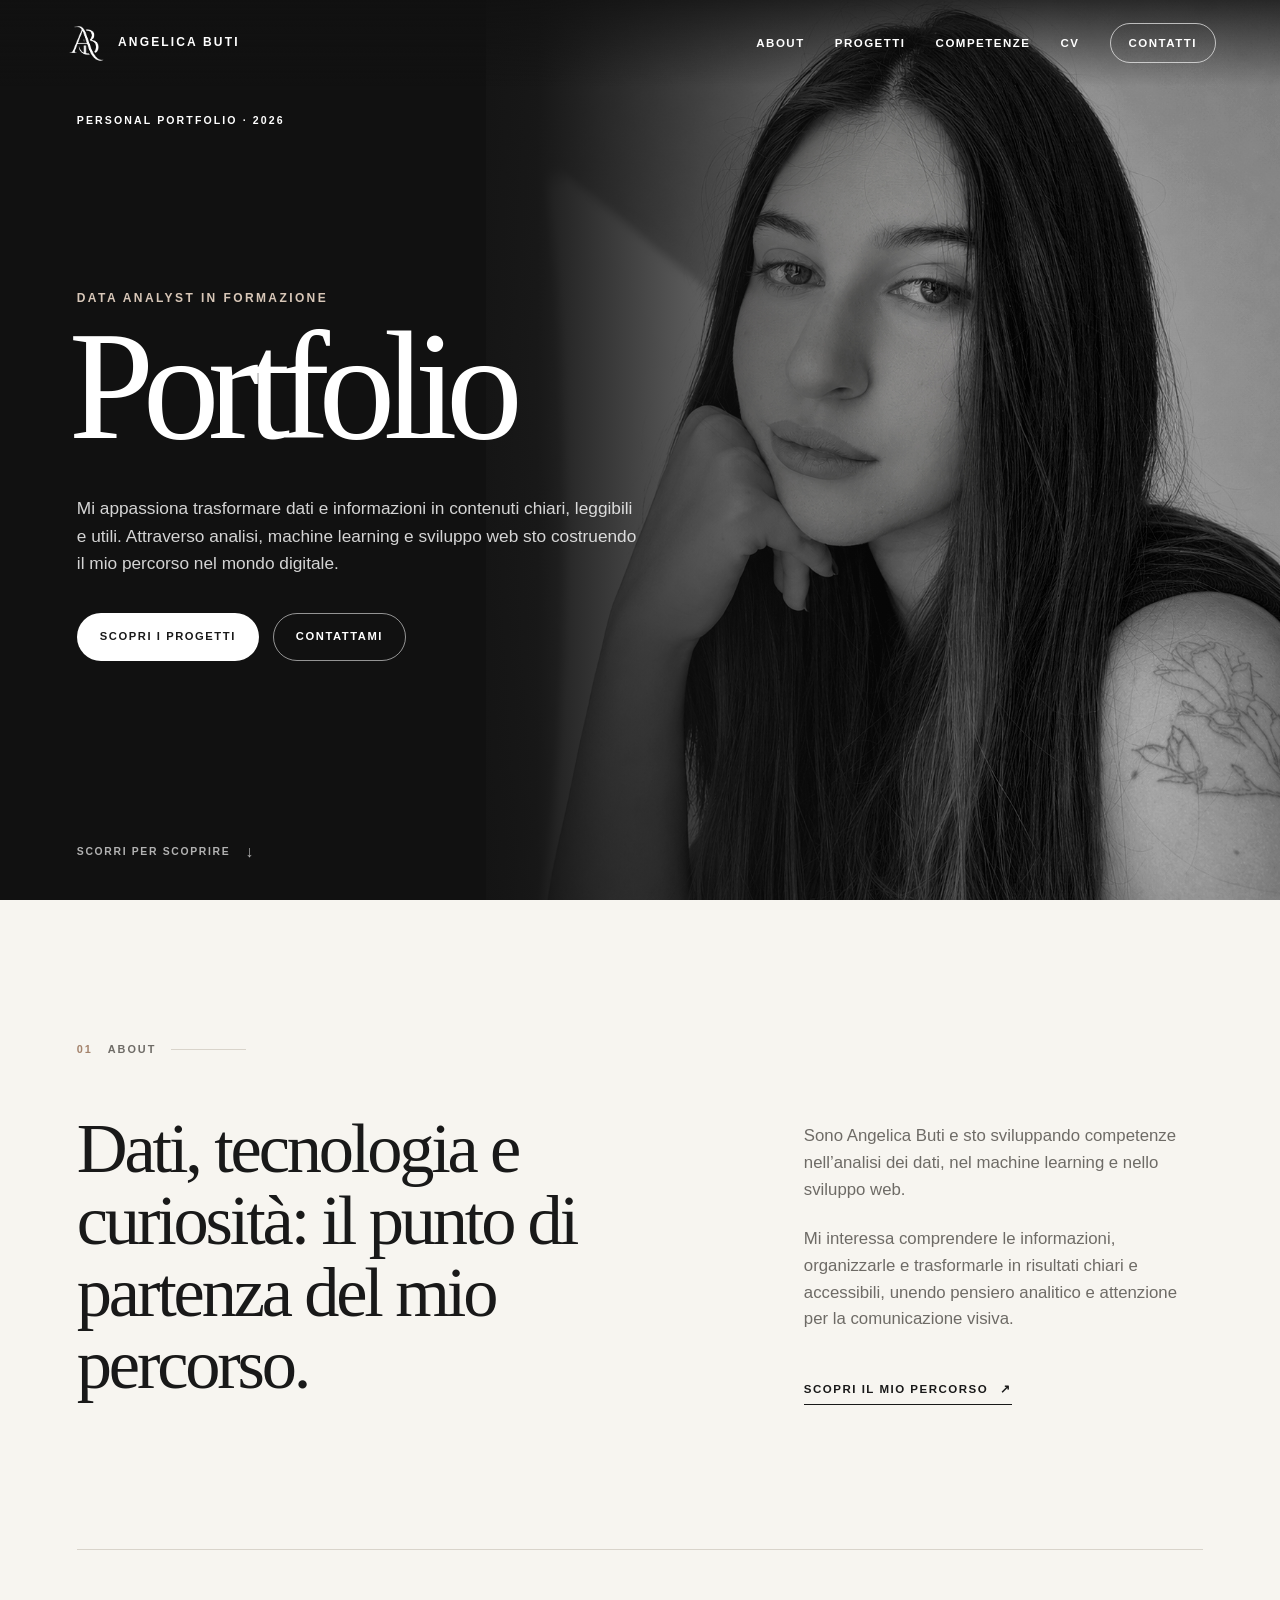
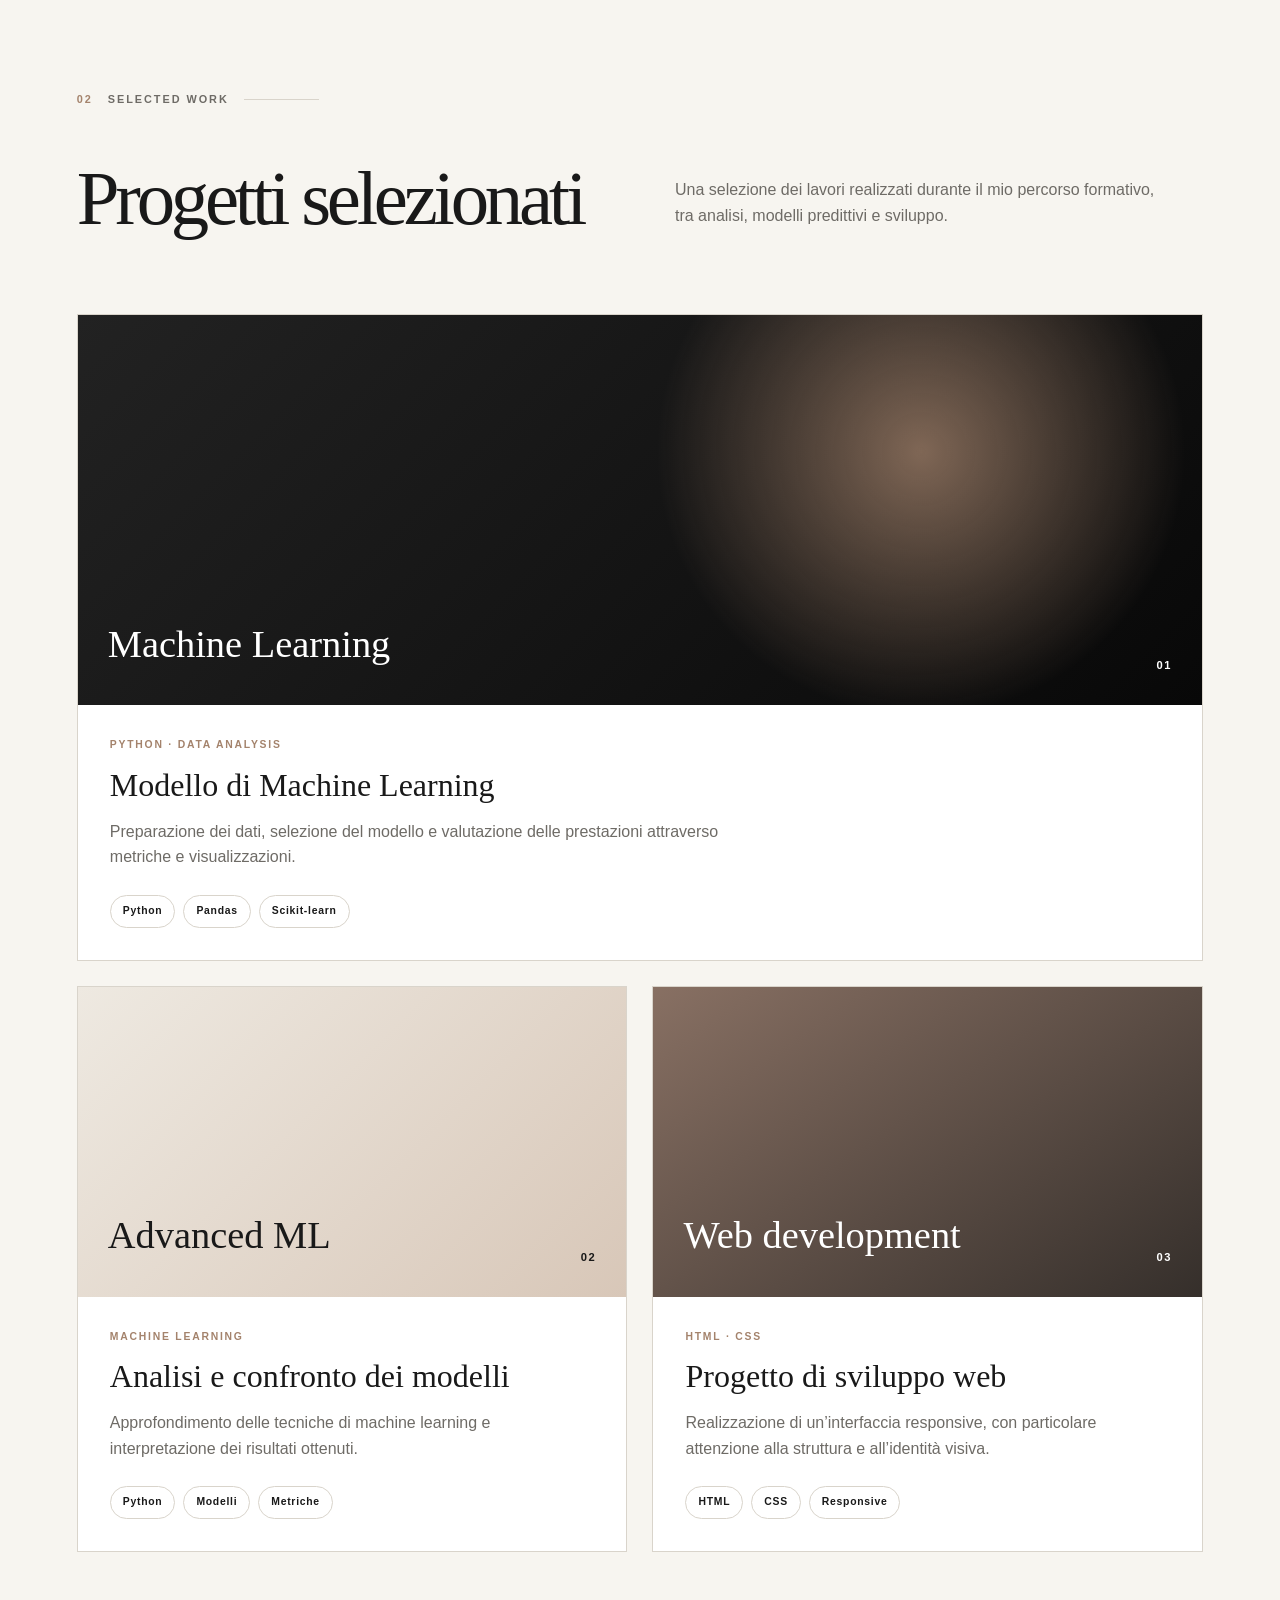
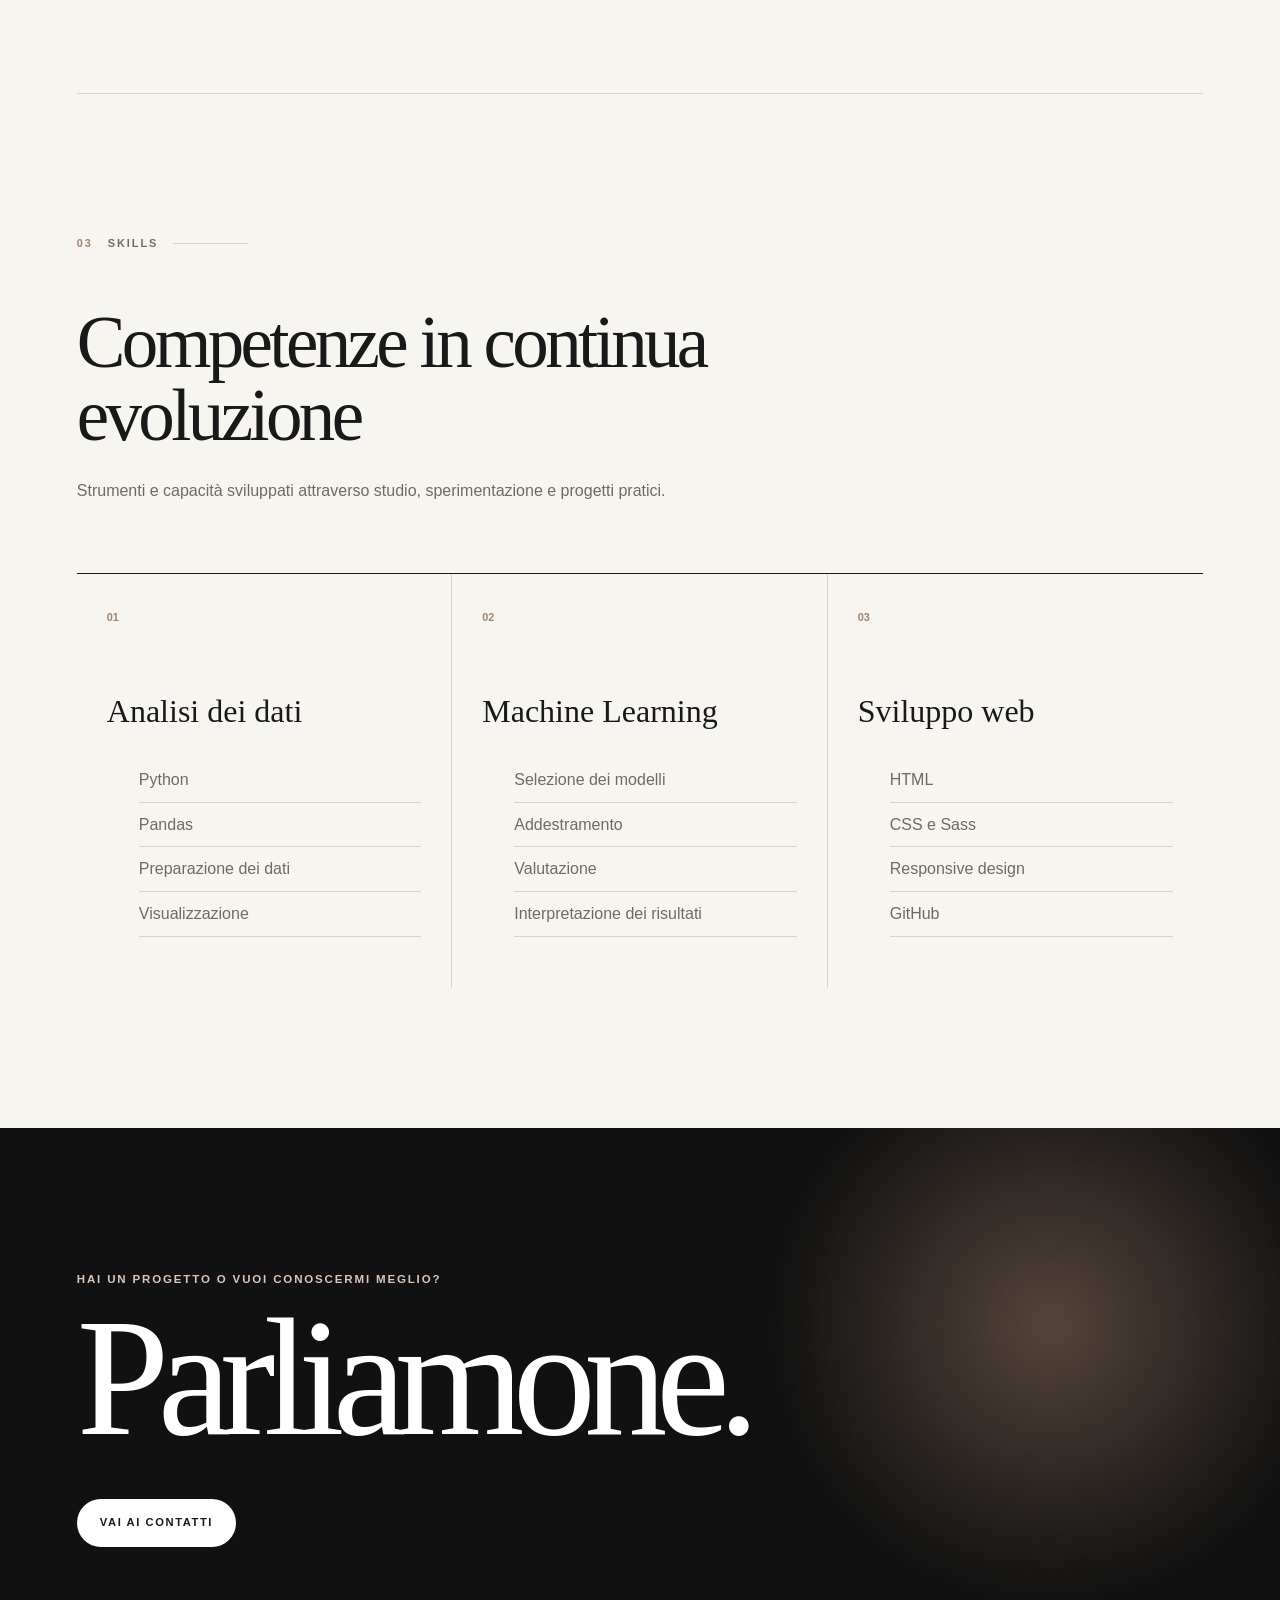
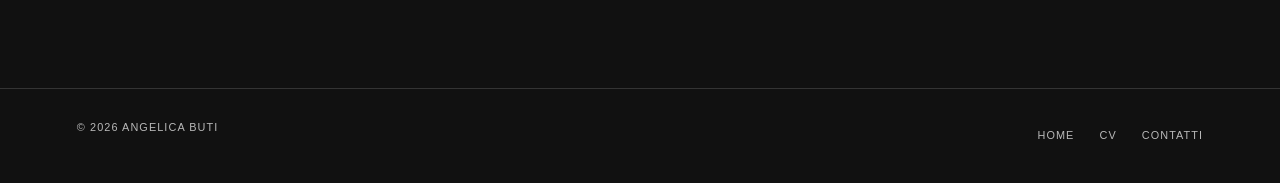
<file: index.html>
<!DOCTYPE html>
<html lang="it">
<head>
  <meta charset="UTF-8">
  <meta name="viewport" content="width=device-width, initial-scale=1.0">

  <meta
    name="description"
    content="Portfolio personale di Angelica Buti: progetti di analisi dei dati, machine learning e sviluppo web."
  >

  <meta property="og:title" content="Portfolio | Angelica Buti">
  <meta
    property="og:description"
    content="Scopri il percorso, i progetti e le competenze di Angelica Buti."
  >
  <meta property="og:type" content="website">
  <meta property="og:image" content="img/foto-angelica.jpg">

  <title>Portfolio | Angelica Buti</title>

  <link rel="icon" type="image/png" href="img/favicon.png">

<link
  href="https://cdn.jsdelivr.net/npm/bootstrap@5.3.8/dist/css/bootstrap.min.css"
  rel="stylesheet"
  integrity="sha384-sRIl4kxILFvY47J16cr9ZwB07vP4J8+LH7qKQnuqkuIAvNWLzeN8tE5YBujZqJLB"
  crossorigin="anonymous"
>

<link rel="stylesheet" href="css/style.css">
</head>

<body class="home-page">

  <header class="site-header">

    <a class="brand" href="index.html" aria-label="Torna alla Home">
  <img src="img/logo-ab.png" alt="">
  <span>Angelica Buti</span>
</a>

    <nav class="nav-links d-flex" aria-label="Navigazione principale">
      <a href="#chi-sono">About</a>
      <a href="#progetti">Progetti</a>
      <a href="#competenze">Competenze</a>
      <a href="cv.html">CV</a>
      <a class="nav-contact" href="contatti.html">Contatti</a>
    </nav>

  </header>

  <main>

    <!-- Introduzione -->
    <section class="hero" id="home">

      <div class="hero-photo">
        <img
          src="img/foto-angelica.jpg"
          alt="Ritratto in bianco e nero di Angelica Buti"
        >
      </div>

      <div class="hero-shade"></div>

      <div class="hero-top hero-top-left">
        Personal Portfolio · 2026
      </div>


      <div class="hero-content">

        <p class="hero-role">Data Analyst in formazione</p>

        <h1>Portfolio</h1>

        <p class="hero-description">
          Mi appassiona trasformare dati e informazioni in contenuti
          chiari, leggibili e utili. Attraverso analisi, machine learning
          e sviluppo web sto costruendo il mio percorso nel mondo digitale.
        </p>

        <div class="hero-actions">
          <a class="button button-light" href="#progetti">
            Scopri i progetti
          </a>

          <a class="button button-outline" href="contatti.html">
            Contattami
          </a>
        </div>

      </div>

      <a class="hero-scroll" href="#chi-sono">
        Scorri per scoprire
        <span aria-hidden="true">↓</span>
      </a>

    </section>

    <!-- Chi sono -->
    <section class="about section-container" id="chi-sono">

      <div class="section-label">
        <span>01</span>
        About
      </div>

      <div class="about-grid">

        <h2>
          Dati, tecnologia e curiosità:
          il punto di partenza del mio percorso.
        </h2>

        <div class="about-copy">
          <p>
            Sono Angelica Buti e sto sviluppando competenze nell’analisi
            dei dati, nel machine learning e nello sviluppo web.
          </p>

          <p>
            Mi interessa comprendere le informazioni, organizzarle e
            trasformarle in risultati chiari e accessibili, unendo
            pensiero analitico e attenzione per la comunicazione visiva.
          </p>

          <a class="text-link" href="cv.html">
            Scopri il mio percorso
            <span aria-hidden="true">↗</span>
          </a>
        </div>

      </div>

    </section>

    <!-- Progetti -->
    <section class="projects section-container" id="progetti">

      <div class="section-heading">

        <div class="section-label">
          <span>02</span>
          Selected work
        </div>

        <h2>Progetti selezionati</h2>

        <p>
          Una selezione dei lavori realizzati durante il mio percorso
          formativo, tra analisi, modelli predittivi e sviluppo.
        </p>

      </div>

      <div class="projects-grid">

  <!-- Progetto Machine Learning: Titanic -->
  <a
    class="project-card project-card-large"
    href="https://github.com/angelicabuti-web/machine-learning-titanic"
    target="_blank"
    rel="noopener noreferrer"
    aria-label="Apri il progetto Machine Learning Titanic su GitHub"
  >

    <div class="project-visual project-visual-dark">
      <span>Machine Learning</span>
      <strong>01</strong>
    </div>

    <div class="project-content">
      <p class="project-category">Python · Data analysis</p>

      <h3>Modello di Machine Learning</h3>

      <p>
        Preparazione dei dati, selezione del modello e valutazione
        delle prestazioni attraverso metriche e visualizzazioni.
      </p>

      <div class="project-tags">
        <span>Python</span>
        <span>Pandas</span>
        <span>Scikit-learn</span>
      </div>
    </div>

  </a>

  <!-- Progetto Machine Learning Advanced: Diabetes -->
  <a
    class="project-card"
    href="https://github.com/angelicabuti-web/machine-learning-diabetes"
    target="_blank"
    rel="noopener noreferrer"
    aria-label="Apri il progetto Machine Learning Diabetes su GitHub"
  >

    <div class="project-visual project-visual-light">
      <span>Advanced ML</span>
      <strong>02</strong>
    </div>

    <div class="project-content">
      <p class="project-category">Machine learning</p>

      <h3>Analisi e confronto dei modelli</h3>

      <p>
        Approfondimento delle tecniche di machine learning e
        interpretazione dei risultati ottenuti.
      </p>

      <div class="project-tags">
        <span>Python</span>
        <span>Modelli</span>
        <span>Metriche</span>
      </div>
    </div>

  </a>

  <!-- Progetto Web Development -->
  <a
    class="project-card"
    href="https://angelicabuti-web.github.io/portfolio-angelica-buti/"
    target="_blank"
    rel="noopener noreferrer"
    aria-label="Apri il portfolio di Angelica Buti"
  >

    <div class="project-visual project-visual-accent">
      <span>Web development</span>
      <strong>03</strong>
    </div>

    <div class="project-content">
      <p class="project-category">HTML · CSS</p>

      <h3>Progetto di sviluppo web</h3>

      <p>
        Realizzazione di un’interfaccia responsive, con particolare
        attenzione alla struttura e all’identità visiva.
      </p>

      <div class="project-tags">
        <span>HTML</span>
        <span>CSS</span>
        <span>Responsive</span>
      </div>
    </div>

  </a>

</div>

    </section>

    <!-- Competenze -->
    <section class="skills section-container" id="competenze">

      <div class="section-label">
        <span>03</span>
        Skills
      </div>

      <div class="skills-heading">
        <h2>Competenze in continua evoluzione</h2>

        <p>
          Strumenti e capacità sviluppati attraverso studio,
          sperimentazione e progetti pratici.
        </p>
      </div>

      <div class="skills-grid">

        <article class="skill-group">
          <p>01</p>
          <h3>Analisi dei dati</h3>

          <ul>
            <li>Python</li>
            <li>Pandas</li>
            <li>Preparazione dei dati</li>
            <li>Visualizzazione</li>
          </ul>
        </article>

        <article class="skill-group">
          <p>02</p>
          <h3>Machine Learning</h3>

          <ul>
            <li>Selezione dei modelli</li>
            <li>Addestramento</li>
            <li>Valutazione</li>
            <li>Interpretazione dei risultati</li>
          </ul>
        </article>

        <article class="skill-group">
          <p>03</p>
          <h3>Sviluppo web</h3>

          <ul>
            <li>HTML</li>
            <li>CSS e Sass</li>
            <li>Responsive design</li>
            <li>GitHub</li>
          </ul>
        </article>

      </div>

    </section>

    <!-- Invito al contatto -->
    <section class="contact-banner">

      <p>Hai un progetto o vuoi conoscermi meglio?</p>

      <h2>Parliamone.</h2>

      <a class="button button-light" href="contatti.html">
        Vai ai contatti
      </a>

    </section>

  </main>

  <footer class="site-footer">

    <p>© 2026 Angelica Buti</p>

    <div>
      <a href="index.html">Home</a>
      <a href="cv.html">CV</a>
      <a href="contatti.html">Contatti</a>
    </div>

  </footer>

</body>
</html>
</file>
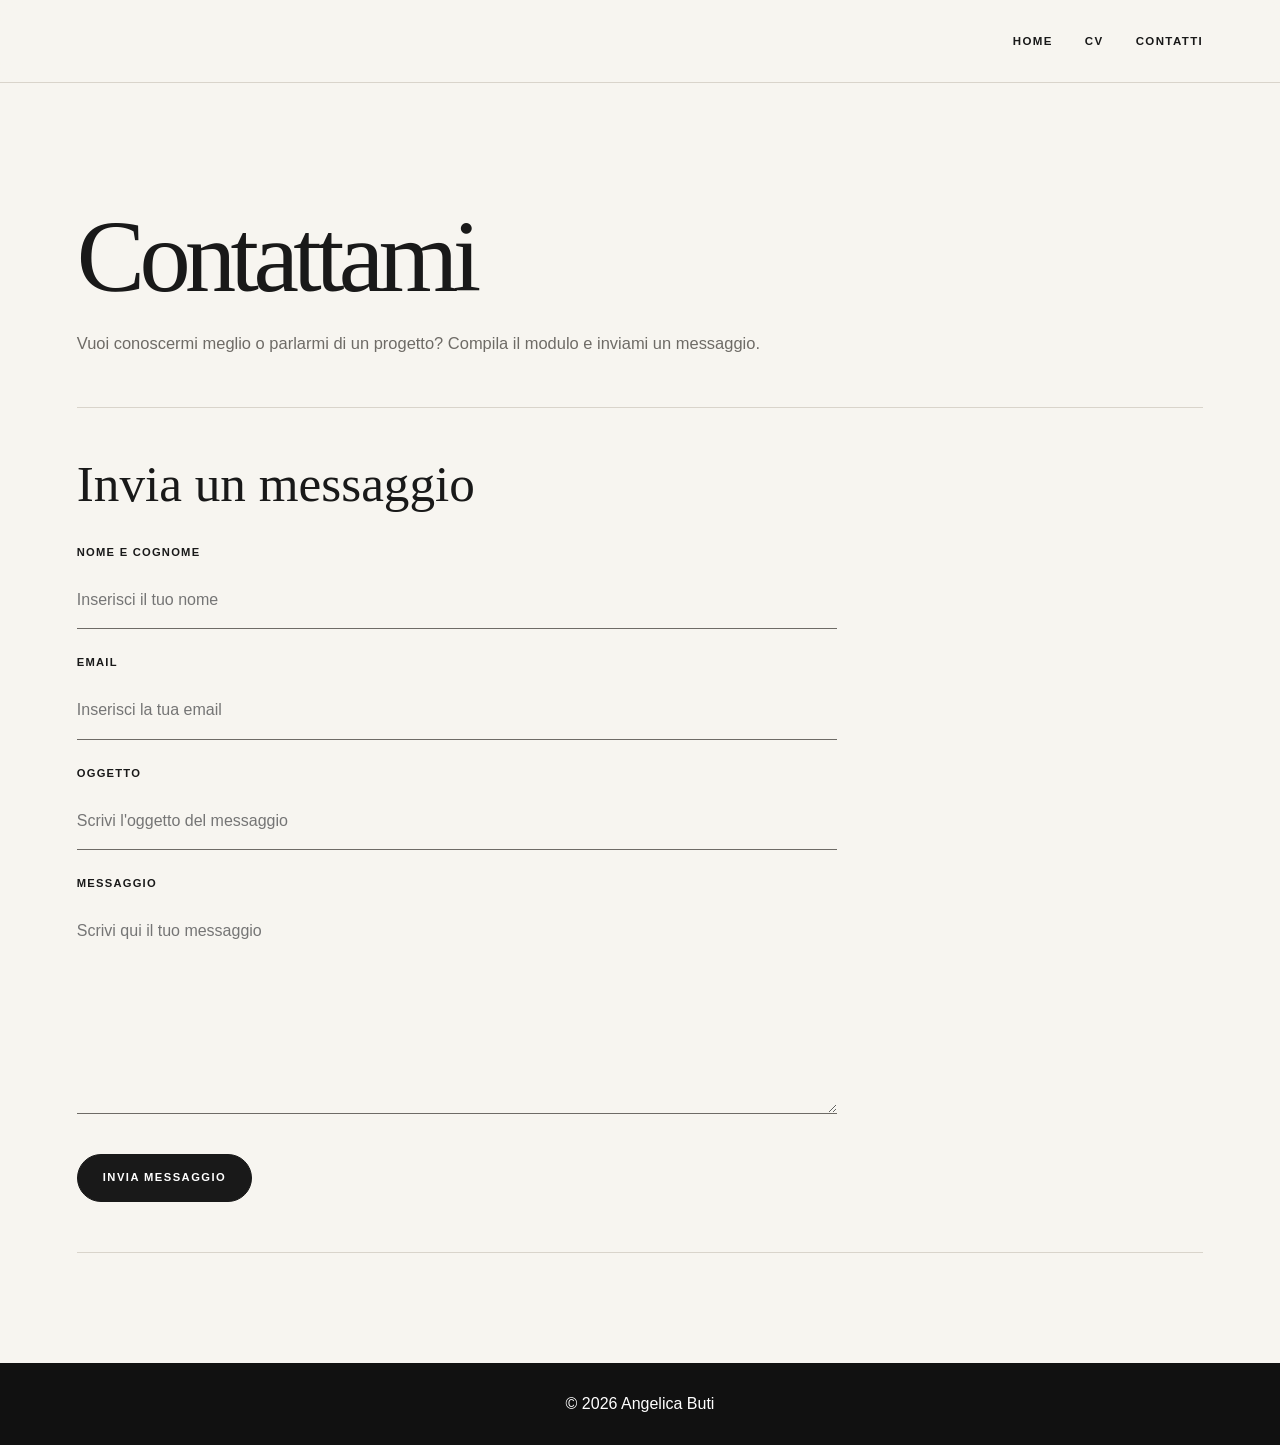
<file: contatti.html>
<!DOCTYPE html>
<html lang="it">
<head>
  <meta charset="UTF-8">
  <meta name="viewport" content="width=device-width, initial-scale=1.0">

  <title>Contatti | Angelica Buti</title>
  <link rel="icon" type="image/png" href="img/favicon.png">
<link rel="stylesheet" href="css/style.css">


</head>

<body>

  <header>
    <nav>
      <a href="index.html">Home</a>
      <a href="cv.html">CV</a>
      <a href="contatti.html">Contatti</a>
    </nav>
  </header>

  <main>

    <section>
      <h1>Contattami</h1>

      <p>
        Vuoi conoscermi meglio o parlarmi di un progetto?
        Compila il modulo e inviami un messaggio.
      </p>
    </section>

    <section>
      <h2>Invia un messaggio</h2>

      <form action="#" method="post">

        <div>
          <label for="nome">Nome e cognome</label>

          <input
            type="text"
            id="nome"
            name="nome"
            placeholder="Inserisci il tuo nome"
            required
          >
        </div>

        <div>
          <label for="email">Email</label>

          <input
            type="email"
            id="email"
            name="email"
            placeholder="Inserisci la tua email"
            required
          >
        </div>

        <div>
          <label for="oggetto">Oggetto</label>

          <input
            type="text"
            id="oggetto"
            name="oggetto"
            placeholder="Scrivi l'oggetto del messaggio"
            required
          >
        </div>

        <div>
          <label for="messaggio">Messaggio</label>

          <textarea
            id="messaggio"
            name="messaggio"
            rows="7"
            placeholder="Scrivi qui il tuo messaggio"
            required
          ></textarea>
        </div>

        <button type="submit">Invia messaggio</button>

      </form>
    </section>

  </main>

  <footer>
    <p>© 2026 Angelica Buti</p>
  </footer>

</body>
</html>
</file>
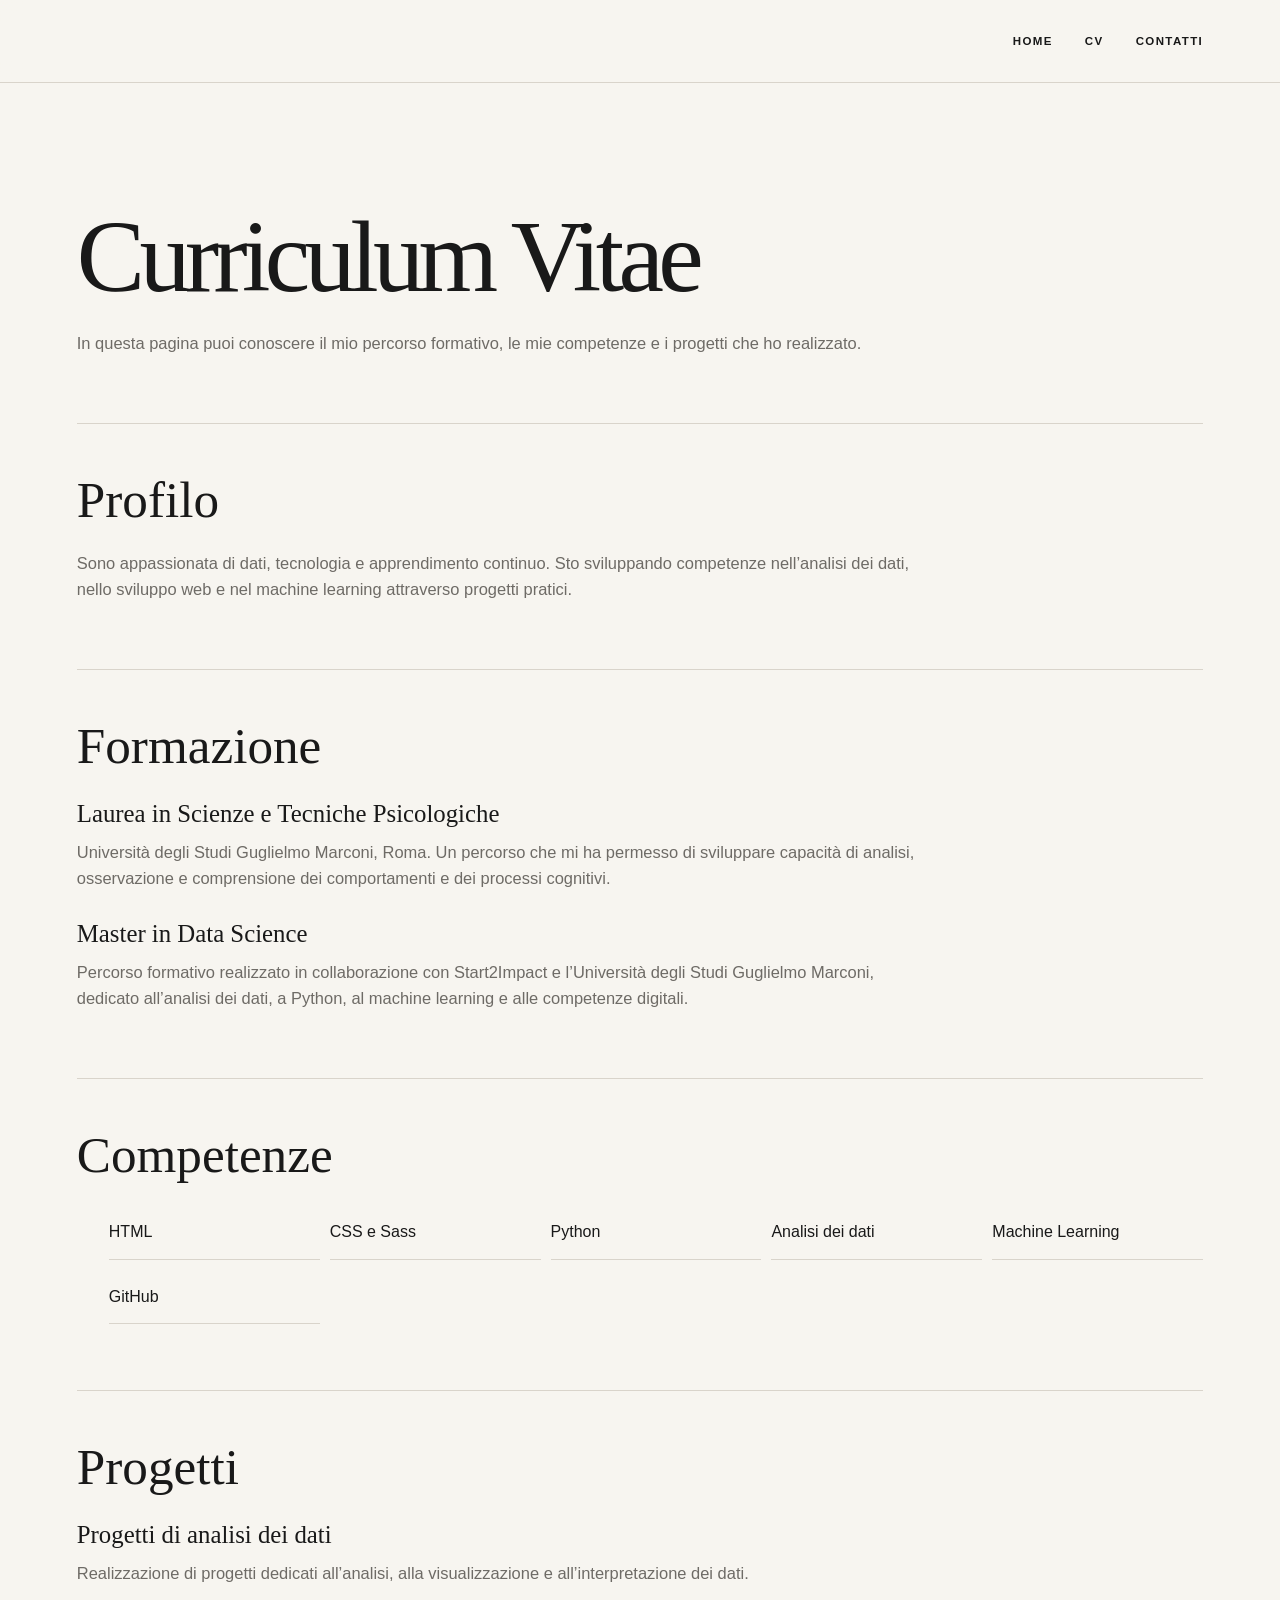
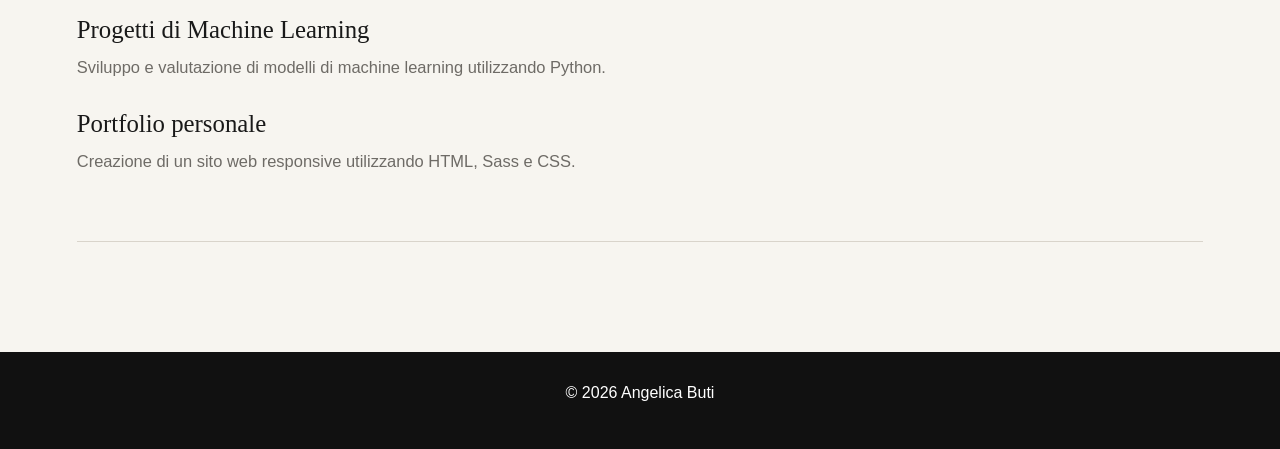
<file: cv.html>
<!DOCTYPE html>
<html lang="it">
<head>
  <meta charset="UTF-8">
  <meta name="viewport" content="width=device-width, initial-scale=1.0">

  <title>CV | Angelica Buti</title>
  <link rel="icon" type="image/png" href="img/favicon.png">

<link
  href="https://cdn.jsdelivr.net/npm/bootstrap@5.3.8/dist/css/bootstrap.min.css"
  rel="stylesheet"
  integrity="sha384-sRIl4kxILFvY47J16cr9ZwB07vP4J8+LH7qKQnuqkuIAvNWLzeN8tE5YBujZqJLB"
  crossorigin="anonymous"
>

<link rel="stylesheet" href="css/style.css">

  
</head>

<body>

  <header>
    <nav class="d-flex">
      <a href="index.html">Home</a>
      <a href="cv.html">CV</a>
      <a href="contatti.html">Contatti</a>
    </nav>
  </header>

  <main>

    <section>
      <h1>Curriculum Vitae</h1>

      <p>
        In questa pagina puoi conoscere il mio percorso formativo,
        le mie competenze e i progetti che ho realizzato.
      </p>
    </section>

    <section>
      <h2>Profilo</h2>

      <p>
        Sono appassionata di dati, tecnologia e apprendimento continuo.
        Sto sviluppando competenze nell’analisi dei dati, nello sviluppo web
        e nel machine learning attraverso progetti pratici.
      </p>
    </section>

    <section>
  <h2>Formazione</h2>

  <h3>Laurea in Scienze e Tecniche Psicologiche</h3>

  <p>
    Università degli Studi Guglielmo Marconi, Roma.
    Un percorso che mi ha permesso di sviluppare capacità di analisi,
    osservazione e comprensione dei comportamenti e dei processi cognitivi.
  </p>

  <h3>Master in Data Science</h3>

  <p>
    Percorso formativo realizzato in collaborazione con Start2Impact
    e l’Università degli Studi Guglielmo Marconi, dedicato all’analisi
    dei dati, a Python, al machine learning e alle competenze digitali.
  </p>
</section>

    <section>
      <h2>Competenze</h2>

      <ul>
        <li>HTML</li>
        <li>CSS e Sass</li>
        <li>Python</li>
        <li>Analisi dei dati</li>
        <li>Machine Learning</li>
        <li>GitHub</li>
      </ul>
    </section>

    <section>
      <h2>Progetti</h2>

      <h3>Progetti di analisi dei dati</h3>

      <p>
        Realizzazione di progetti dedicati all’analisi, alla visualizzazione
        e all’interpretazione dei dati.
      </p>

      <h3>Progetti di Machine Learning</h3>

      <p>
        Sviluppo e valutazione di modelli di machine learning utilizzando Python.
      </p>

      <h3>Portfolio personale</h3>

      <p>
        Creazione di un sito web responsive utilizzando HTML, Sass e CSS.
      </p>
    </section>

  </main>

  <footer>
    <p>© 2026 Angelica Buti</p>
  </footer>

</body>
</html>
</file>
<file: css/style.css>
* {
  margin: 0;
  padding: 0;
  box-sizing: border-box;
}

html {
  scroll-behavior: smooth;
  scroll-padding-top: 90px;
}

body {
  min-width: 320px;
  color: #191919;
  background-color: #f7f5f0;
  font-family: Arial, Helvetica, sans-serif;
  line-height: 1.6;
  overflow-x: hidden;
}

img {
  display: block;
  max-width: 100%;
}

a {
  color: inherit;
  text-decoration: none;
}

button,
input,
textarea {
  font: inherit;
}

::-moz-selection {
  color: #ffffff;
  background-color: #a4836c;
}

::selection {
  color: #ffffff;
  background-color: #a4836c;
}

.site-header {
  position: fixed;
  top: 0;
  left: 0;
  z-index: 1000;
  width: 100%;
  min-height: 86px;
  padding: 20px 5vw;
  display: flex;
  align-items: center;
  justify-content: space-between;
  gap: 30px;
  color: #ffffff;
  background: linear-gradient(to bottom, rgba(17, 17, 17, 0.78), rgba(17, 17, 17, 0));
}
.site-header .brand {
  display: flex;
  align-items: center;
  gap: 10px;
  font-size: 0.75rem;
  font-weight: bold;
  letter-spacing: 0.18em;
  text-transform: uppercase;
}
.site-header .brand img {
  width: 44px;
  height: 44px;
  -o-object-fit: contain;
     object-fit: contain;
  border-radius: 0;
}
.site-header .nav-links {
  display: flex;
  align-items: center;
  gap: 30px;
}
.site-header .nav-links a {
  position: relative;
  padding: 8px 0;
  font-size: 0.72rem;
  font-weight: bold;
  letter-spacing: 0.13em;
  text-transform: uppercase;
  transition: color 0.3s ease, background-color 0.3s ease, border-color 0.3s ease, transform 0.3s ease, opacity 0.3s ease;
}
.site-header .nav-links a::after {
  content: "";
  position: absolute;
  left: 0;
  bottom: 1px;
  width: 100%;
  height: 1px;
  background-color: currentColor;
  transform: scaleX(0);
  transform-origin: right;
  transition: transform 0.3s ease;
}
.site-header .nav-links a:hover::after {
  transform: scaleX(1);
  transform-origin: left;
}
.site-header .nav-links .nav-contact {
  padding: 10px 18px;
  border: 1px solid rgba(255, 255, 255, 0.65);
  border-radius: 100px;
}
.site-header .nav-links .nav-contact::after {
  display: none;
}
.site-header .nav-links .nav-contact:hover {
  color: #191919;
  background-color: #ffffff;
}

.hero {
  position: relative;
  isolation: isolate;
  overflow: hidden;
  min-height: 100vh;
  min-height: 100svh;
  display: flex;
  align-items: center;
  color: #ffffff;
  background-color: #111111;
}
.hero .hero-photo {
  position: absolute;
  inset: 0 0 0 38%;
  z-index: -3;
}
.hero .hero-photo img {
  width: 100%;
  height: 100%;
  -o-object-fit: cover;
     object-fit: cover;
  -o-object-position: center 28%;
     object-position: center 28%;
  filter: contrast(1.04);
}
.hero .hero-shade {
  position: absolute;
  inset: 0;
  z-index: -2;
  background: linear-gradient(90deg, #111111 0%, #111111 31%, rgba(17, 17, 17, 0.95) 42%, rgba(17, 17, 17, 0.56) 59%, rgba(17, 17, 17, 0.08) 82%);
}
.hero .hero-top {
  position: absolute;
  top: 112px;
  font-size: 0.66rem;
  font-weight: bold;
  letter-spacing: 0.2em;
  text-transform: uppercase;
}
.hero .hero-top-left {
  left: 6vw;
}
.hero .hero-top-right {
  right: 6vw;
}
.hero .hero-content {
  width: min(48%, 690px);
  margin-left: 6vw;
  padding: 150px 0 100px;
}
.hero .hero-content .hero-role {
  margin-bottom: 16px;
  color: #d8c7b8;
  font-size: 0.75rem;
  font-weight: bold;
  letter-spacing: 0.2em;
  text-transform: uppercase;
}
.hero .hero-content h1 {
  margin-left: -8px;
  font-family: Georgia, "Times New Roman", serif;
  font-size: clamp(5rem, 12vw, 10.5rem);
  font-weight: normal;
  line-height: 0.82;
  letter-spacing: -0.075em;
}
.hero .hero-content .hero-description {
  max-width: 570px;
  margin-top: 45px;
  color: rgba(255, 255, 255, 0.82);
  font-size: clamp(1rem, 1.35vw, 1.2rem);
}
.hero .hero-actions {
  display: flex;
  flex-wrap: wrap;
  gap: 14px;
  margin-top: 35px;
}
.hero .hero-scroll {
  position: absolute;
  left: 6vw;
  bottom: 35px;
  display: flex;
  align-items: center;
  gap: 15px;
  color: rgba(255, 255, 255, 0.68);
  font-size: 0.65rem;
  font-weight: bold;
  letter-spacing: 0.16em;
  text-transform: uppercase;
}
.hero .hero-scroll span {
  font-size: 1rem;
}

.button {
  min-height: 48px;
  padding: 12px 22px;
  display: inline-flex;
  align-items: center;
  justify-content: center;
  border: 1px solid transparent;
  border-radius: 100px;
  font-size: 0.7rem;
  font-weight: bold;
  letter-spacing: 0.14em;
  text-transform: uppercase;
  transition: color 0.3s ease, background-color 0.3s ease, border-color 0.3s ease, transform 0.3s ease, opacity 0.3s ease;
}
.button:hover {
  transform: translateY(-3px);
}

.button-light {
  color: #191919;
  background-color: #ffffff;
}
.button-light:hover {
  background-color: #d8c7b8;
}

.button-outline {
  color: #ffffff;
  border-color: rgba(255, 255, 255, 0.55);
}
.button-outline:hover {
  color: #191919;
  background-color: #ffffff;
  border-color: #ffffff;
}

.section-container {
  width: min(88%, 1200px);
  margin-inline: auto;
  padding-block: clamp(90px, 11vw, 160px);
}

.section-label {
  display: flex;
  align-items: center;
  gap: 15px;
  margin-bottom: 55px;
  color: #6e6b66;
  font-size: 0.68rem;
  font-weight: bold;
  letter-spacing: 0.18em;
  text-transform: uppercase;
}
.section-label span {
  color: #a4836c;
}
.section-label::after {
  content: "";
  width: 75px;
  height: 1px;
  background-color: #d9d4cb;
}

.text-link {
  display: inline-flex;
  align-items: center;
  gap: 12px;
  margin-top: 25px;
  padding-bottom: 5px;
  border-bottom: 1px solid #191919;
  font-size: 0.72rem;
  font-weight: bold;
  letter-spacing: 0.13em;
  text-transform: uppercase;
  transition: color 0.3s ease, background-color 0.3s ease, border-color 0.3s ease, transform 0.3s ease, opacity 0.3s ease;
}
.text-link:hover {
  color: #a4836c;
  border-color: #a4836c;
}

.about .about-grid {
  display: grid;
  grid-template-columns: 1.2fr 0.8fr;
  gap: clamp(60px, 10vw, 150px);
  align-items: start;
}
.about .about-grid h2 {
  max-width: 730px;
  font-family: Georgia, "Times New Roman", serif;
  font-size: clamp(2.7rem, 5.5vw, 5.6rem);
  font-weight: normal;
  line-height: 1.02;
  letter-spacing: -0.045em;
}
.about .about-copy {
  padding-top: 10px;
}
.about .about-copy p {
  margin-bottom: 22px;
  color: #6e6b66;
  font-size: 1.05rem;
}

.projects {
  border-top: 1px solid #d9d4cb;
}
.projects .section-heading {
  display: grid;
  grid-template-columns: 1fr 1fr;
  -moz-column-gap: 70px;
       column-gap: 70px;
  margin-bottom: 70px;
}
.projects .section-heading .section-label {
  grid-column: 1/-1;
}
.projects .section-heading h2 {
  font-family: Georgia, "Times New Roman", serif;
  font-size: clamp(3.2rem, 6vw, 6.3rem);
  font-weight: normal;
  line-height: 0.95;
  letter-spacing: -0.055em;
}
.projects .section-heading > p {
  align-self: end;
  max-width: 500px;
  color: #6e6b66;
}

.projects-grid {
  display: grid;
  grid-template-columns: repeat(2, 1fr);
  gap: 25px;
}
.projects-grid .project-card-large {
  grid-column: 1/-1;
}
.projects-grid .project-card-large .project-visual {
  min-height: 390px;
}

.project-card {
  overflow: hidden;
  background-color: #ffffff;
  border: 1px solid #d9d4cb;
  transition: color 0.3s ease, background-color 0.3s ease, border-color 0.3s ease, transform 0.3s ease, opacity 0.3s ease;
}
.project-card:hover {
  transform: translateY(-7px);
  box-shadow: 0 24px 55px rgba(25, 25, 25, 0.1);
}
.project-card .project-visual {
  min-height: 310px;
  padding: 30px;
  display: flex;
  align-items: flex-end;
  justify-content: space-between;
}
.project-card .project-visual span {
  font-family: Georgia, "Times New Roman", serif;
  font-size: clamp(1.7rem, 3vw, 3.4rem);
}
.project-card .project-visual strong {
  font-size: 0.7rem;
  letter-spacing: 0.15em;
}
.project-card .project-visual-dark {
  color: #ffffff;
  background: radial-gradient(circle at 75% 35%, rgba(164, 131, 108, 0.75), transparent 30%), linear-gradient(135deg, #222222, #080808);
}
.project-card .project-visual-light {
  color: #191919;
  background: linear-gradient(135deg, #eee9e1, #d8c7b8);
}
.project-card .project-visual-accent {
  color: #ffffff;
  background: linear-gradient(145deg, #887063, #352f2b);
}
.project-card .project-content {
  padding: 32px;
}
.project-card .project-content .project-category {
  margin-bottom: 14px;
  color: #a4836c;
  font-size: 0.65rem;
  font-weight: bold;
  letter-spacing: 0.17em;
  text-transform: uppercase;
}
.project-card .project-content h3 {
  margin-bottom: 15px;
  font-family: Georgia, "Times New Roman", serif;
  font-size: clamp(1.7rem, 2.5vw, 2.6rem);
  font-weight: normal;
  line-height: 1.12;
}
.project-card .project-content > p {
  max-width: 650px;
  color: #6e6b66;
}
.project-card .project-tags {
  display: flex;
  flex-wrap: wrap;
  gap: 8px;
  margin-top: 25px;
}
.project-card .project-tags span {
  padding: 7px 12px;
  border: 1px solid #d9d4cb;
  border-radius: 100px;
  font-size: 0.65rem;
  font-weight: bold;
  letter-spacing: 0.07em;
}

.skills {
  border-top: 1px solid #d9d4cb;
}
.skills .skills-heading {
  max-width: 820px;
  margin-bottom: 70px;
}
.skills .skills-heading h2 {
  margin-bottom: 25px;
  font-family: Georgia, "Times New Roman", serif;
  font-size: clamp(3rem, 5.7vw, 5.8rem);
  font-weight: normal;
  line-height: 1;
  letter-spacing: -0.05em;
}
.skills .skills-heading p {
  max-width: 600px;
  color: #6e6b66;
}

.skills-grid {
  display: grid;
  grid-template-columns: repeat(3, 1fr);
  border-top: 1px solid #191919;
}
.skills-grid .skill-group {
  min-height: 350px;
  padding: 35px 30px;
  border-right: 1px solid #d9d4cb;
}
.skills-grid .skill-group:last-child {
  border-right: none;
}
.skills-grid .skill-group > p {
  margin-bottom: 65px;
  color: #a4836c;
  font-size: 0.68rem;
  font-weight: bold;
}
.skills-grid .skill-group h3 {
  margin-bottom: 28px;
  font-family: Georgia, "Times New Roman", serif;
  font-size: 2rem;
  font-weight: normal;
}
.skills-grid .skill-group ul {
  list-style: none;
}
.skills-grid .skill-group ul li {
  padding: 9px 0;
  color: #6e6b66;
  border-bottom: 1px solid #d9d4cb;
}

.contact-banner {
  min-height: 560px;
  padding: 90px 6vw;
  display: flex;
  flex-direction: column;
  align-items: flex-start;
  justify-content: center;
  color: #ffffff;
  background: radial-gradient(circle at 82% 35%, rgba(164, 131, 108, 0.45), transparent 25%), #111111;
}
.contact-banner > p {
  margin-bottom: 15px;
  color: #d8c7b8;
  font-size: 0.72rem;
  font-weight: bold;
  letter-spacing: 0.16em;
  text-transform: uppercase;
}
.contact-banner h2 {
  margin-bottom: 45px;
  font-family: Georgia, "Times New Roman", serif;
  font-size: clamp(5rem, 13vw, 11rem);
  font-weight: normal;
  line-height: 0.9;
  letter-spacing: -0.07em;
}

.site-footer {
  padding: 30px 6vw;
  display: flex;
  align-items: center;
  justify-content: space-between;
  gap: 30px;
  color: rgba(255, 255, 255, 0.7);
  background-color: #111111;
  border-top: 1px solid rgba(255, 255, 255, 0.15);
  font-size: 0.68rem;
  letter-spacing: 0.1em;
  text-transform: uppercase;
}
.site-footer div {
  display: flex;
  gap: 25px;
}
.site-footer a {
  transition: color 0.3s ease, background-color 0.3s ease, border-color 0.3s ease, transform 0.3s ease, opacity 0.3s ease;
}
.site-footer a:hover {
  color: #ffffff;
}

body:not(.home-page) {
  background-color: #f7f5f0;
}
body:not(.home-page) > header {
  position: sticky;
  top: 0;
  z-index: 1000;
  background-color: rgba(247, 245, 240, 0.94);
  border-bottom: 1px solid #d9d4cb;
  backdrop-filter: blur(12px);
}
body:not(.home-page) > header nav {
  width: min(88%, 1200px);
  margin-inline: auto;
  min-height: 82px;
  display: flex;
  align-items: center;
  justify-content: flex-end;
  gap: 32px;
}
body:not(.home-page) > header nav a {
  font-size: 0.72rem;
  font-weight: bold;
  letter-spacing: 0.12em;
  text-transform: uppercase;
  transition: color 0.3s ease, background-color 0.3s ease, border-color 0.3s ease, transform 0.3s ease, opacity 0.3s ease;
}
body:not(.home-page) > header nav a:hover {
  color: #a4836c;
}
body:not(.home-page) main {
  width: min(88%, 1200px);
  margin-inline: auto;
  padding: 75px 0 110px;
}
body:not(.home-page) main section {
  padding: 50px 0;
  border-bottom: 1px solid #d9d4cb;
}
body:not(.home-page) main h1,
body:not(.home-page) main h2,
body:not(.home-page) main h3 {
  font-family: Georgia, "Times New Roman", serif;
  font-weight: normal;
}
body:not(.home-page) main h1 {
  margin-bottom: 25px;
  font-size: clamp(3.8rem, 8vw, 7.5rem);
  line-height: 0.95;
  letter-spacing: -0.055em;
}
body:not(.home-page) main h2 {
  margin-bottom: 25px;
  font-size: clamp(2.3rem, 4vw, 4rem);
  line-height: 1;
}
body:not(.home-page) main h3 {
  margin: 28px 0 10px;
  font-size: 1.55rem;
}
body:not(.home-page) main p {
  max-width: 850px;
  color: #6e6b66;
  font-size: 1.03rem;
}
body:not(.home-page) main ul {
  display: grid;
  grid-template-columns: repeat(auto-fit, minmax(180px, 1fr));
  gap: 10px;
  margin-top: 25px;
  list-style: none;
}
body:not(.home-page) main ul li {
  padding: 14px 0;
  border-bottom: 1px solid #d9d4cb;
}
body:not(.home-page) > footer {
  padding: 28px;
  color: #ffffff;
  text-align: center;
  background-color: #111111;
}

form {
  max-width: 760px;
  margin-top: 35px;
  display: grid;
  gap: 25px;
}
form div {
  display: grid;
  gap: 9px;
}
form label {
  font-size: 0.7rem;
  font-weight: bold;
  letter-spacing: 0.11em;
  text-transform: uppercase;
}
form input,
form textarea {
  width: 100%;
  padding: 16px 0;
  color: #191919;
  background-color: transparent;
  border: none;
  border-bottom: 1px solid #6e6b66;
  border-radius: 0;
  outline: none;
  transition: color 0.3s ease, background-color 0.3s ease, border-color 0.3s ease, transform 0.3s ease, opacity 0.3s ease;
}
form input:focus,
form textarea:focus {
  border-color: #a4836c;
}
form textarea {
  resize: vertical;
}
form button {
  width: -moz-fit-content;
  width: fit-content;
  margin-top: 15px;
  padding: 14px 25px;
  color: #ffffff;
  background-color: #191919;
  border: 1px solid #191919;
  border-radius: 100px;
  cursor: pointer;
  font-size: 0.7rem;
  font-weight: bold;
  letter-spacing: 0.13em;
  text-transform: uppercase;
  transition: color 0.3s ease, background-color 0.3s ease, border-color 0.3s ease, transform 0.3s ease, opacity 0.3s ease;
}
form button:hover {
  color: #191919;
  background-color: transparent;
}

@media screen and (max-width: 950px) {
  .site-header .nav-links {
    gap: 18px;
  }
  .hero .hero-photo {
    inset: 0 0 0 25%;
  }
  .hero .hero-shade {
    background: linear-gradient(90deg, #111111 0%, rgba(17, 17, 17, 0.96) 38%, rgba(17, 17, 17, 0.5) 72%, rgba(17, 17, 17, 0.18) 100%);
  }
  .hero .hero-content {
    width: 60%;
  }
  .about .about-grid {
    grid-template-columns: 1fr;
    gap: 45px;
  }
  .projects .section-heading {
    grid-template-columns: 1fr;
    gap: 30px;
  }
  .skills-grid {
    grid-template-columns: 1fr;
  }
  .skills-grid .skill-group {
    min-height: auto;
    border-right: none;
    border-bottom: 1px solid #d9d4cb;
  }
  .skills-grid .skill-group > p {
    margin-bottom: 30px;
  }
}
@media screen and (max-width: 700px) {
  html {
    scroll-padding-top: 75px;
  }
  .site-header {
    min-height: 72px;
    padding: 14px 5vw;
    background-color: rgba(17, 17, 17, 0.88);
    backdrop-filter: blur(10px);
  }
  .site-header .brand span {
    display: none;
  }
  .site-header .brand img {
    width: 40px;
    height: 40px;
  }
  .site-header .nav-links {
    gap: 14px;
  }
  .site-header .nav-links a {
    font-size: 0.6rem;
  }
  .site-header .nav-links a[href="#chi-sono"],
  .site-header .nav-links a[href="#competenze"] {
    display: none;
  }
  .site-header .nav-links .nav-contact {
    padding: 8px 12px;
  }
  .hero {
    align-items: flex-end;
  }
  .hero .hero-photo {
    inset: 0;
  }
  .hero .hero-photo img {
    -o-object-position: 58% center;
       object-position: 58% center;
  }
  .hero .hero-shade {
    background: linear-gradient(to top, #111111 0%, rgba(17, 17, 17, 0.94) 35%, rgba(17, 17, 17, 0.55) 72%, rgba(17, 17, 17, 0.35) 100%);
  }
  .hero .hero-top {
    top: 92px;
  }
  .hero .hero-top-right {
    display: none;
  }
  .hero .hero-content {
    width: auto;
    margin: 0;
    padding: 180px 6vw 105px;
  }
  .hero .hero-content h1 {
    font-size: clamp(4.7rem, 24vw, 7rem);
  }
  .hero .hero-content .hero-description {
    margin-top: 30px;
  }
  .hero .hero-scroll {
    display: none;
  }
  .section-container {
    width: 88%;
    padding-block: 85px;
  }
  .section-label {
    margin-bottom: 38px;
  }
  .projects-grid {
    grid-template-columns: 1fr;
  }
  .projects-grid .project-card-large {
    grid-column: auto;
  }
  .projects-grid .project-card-large .project-visual,
  .projects-grid .project-card .project-visual {
    min-height: 250px;
  }
  .project-card .project-content {
    padding: 25px;
  }
  .contact-banner {
    min-height: 470px;
    padding: 75px 6vw;
  }
  .site-footer {
    align-items: flex-start;
    flex-direction: column;
  }
  .site-footer div {
    flex-wrap: wrap;
  }
  body:not(.home-page) > header nav {
    min-height: 72px;
    justify-content: center;
    gap: 20px;
  }
  body:not(.home-page) > header nav a {
    font-size: 0.65rem;
  }
  body:not(.home-page) main {
    width: 88%;
    padding-top: 55px;
  }
  body:not(.home-page) main section {
    padding: 38px 0;
  }
}
@media screen and (max-width: 700px) {
  .contact-banner {
    width: 100%;
    overflow: hidden;
  }
  .contact-banner h2 {
    max-width: 100%;
    font-size: clamp(3rem, 15vw, 4.4rem);
    line-height: 0.92;
    letter-spacing: -0.055em;
  }
}
</file>
